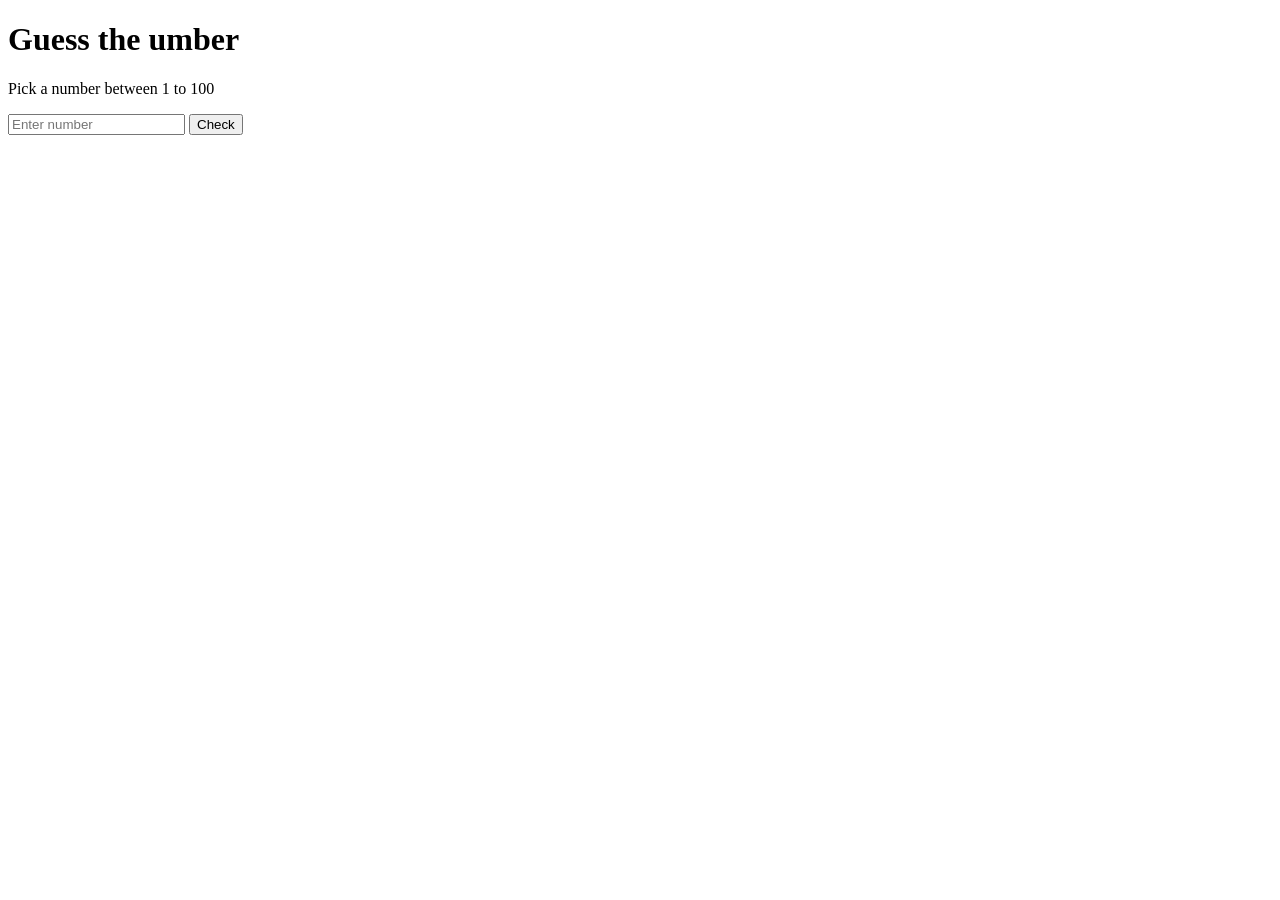
<file: number_guessing/index.html>
<!DOCTYPE html>
<html lang="en">
<head>
    <meta charset="UTF-8">
    <meta name="viewport" content="width=device-width, initial-scale=1.0">
    <title>Document</title>
</head>
<body>
    <h1>Guess the umber</h1>
    <p>Pick a number between 1 to 100</p>
    <div>
        <input type="number" id="userGuess" placeholder="Enter number">
    <button id="guessBtn">Check</button>
    </div>
    <div  id= "feedback"></div>
    <script src="scrept.js"></script>
</body>
</html>
</file>
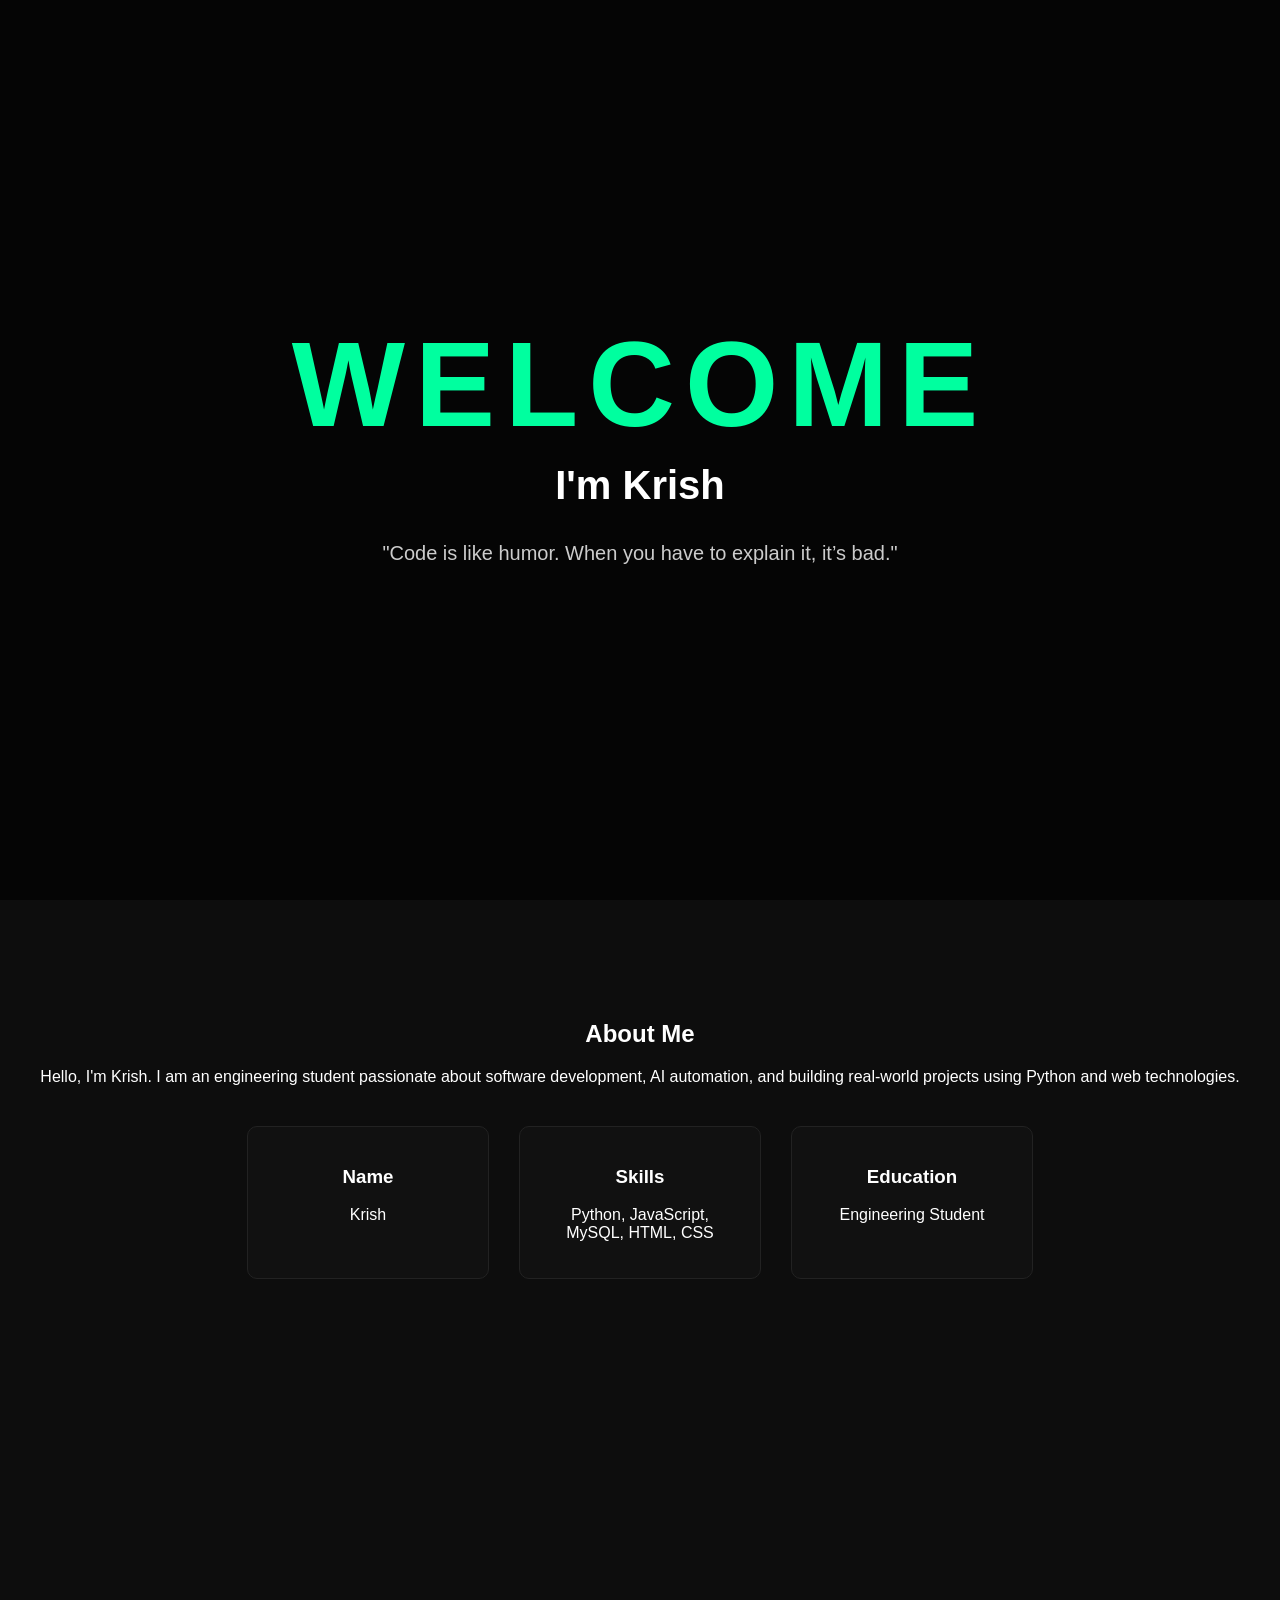
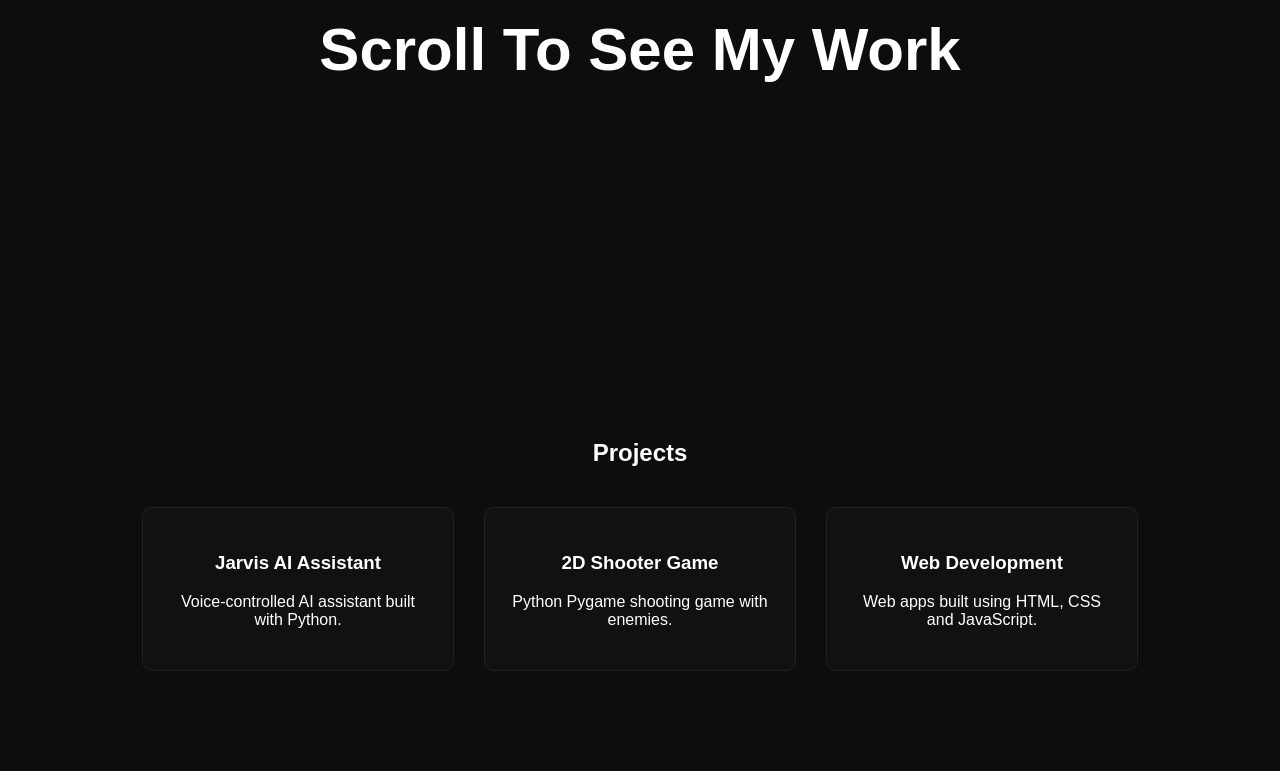
<file: profilepage/index.html>
<!DOCTYPE html>
<html>

<head>

<meta charset="UTF-8">
<title>Krish Portfolio</title>

<link rel="stylesheet" href="style.css">

</head>

<body>

<!-- HERO SECTION -->

<section class="hero">

<div class="hero-content">

<h1 class="welcome">WELCOME</h1>

<h2 class="name">I'm Krish</h2>

<p class="quote">
"Code is like humor. When you have to explain it, it’s bad."
</p>


</div>

</section>


<!-- ABOUT SECTION -->

<section id="about" class="section reveal">

<h2>About Me</h2>

<p>
Hello, I'm Krish. I am an engineering student passionate about
software development, AI automation, and building real-world
projects using Python and web technologies.
</p>

<div class="info">

<div class="box">
<h3>Name</h3>
<p>Krish</p>
</div>

<div class="box">
<h3>Skills</h3>
<p>Python, JavaScript, MySQL, HTML, CSS</p>
</div>

<div class="box">
<h3>Education</h3>
<p>Engineering Student</p>
</div>

</div>



</section>



<!-- PARALLAX SECTION -->

<section class="parallax">

<h1>Scroll To See My Work</h1>

</section>



<!-- PROJECT SECTION -->

<section id="projects" class="section reveal">

<h2>Projects</h2>

<div class="projects">

<div class="card">

<h3>Jarvis AI Assistant</h3>

<p>Voice-controlled AI assistant built with Python.</p>

</div>

<div class="card">

<h3>2D Shooter Game</h3>

<p>Python Pygame shooting game with enemies.</p>

</div>

<div class="card">

<h3>Web Development</h3>

<p>Web apps built using HTML, CSS and JavaScript.</p>

</div>

</div>

</section>



</body>
</html>
</file>
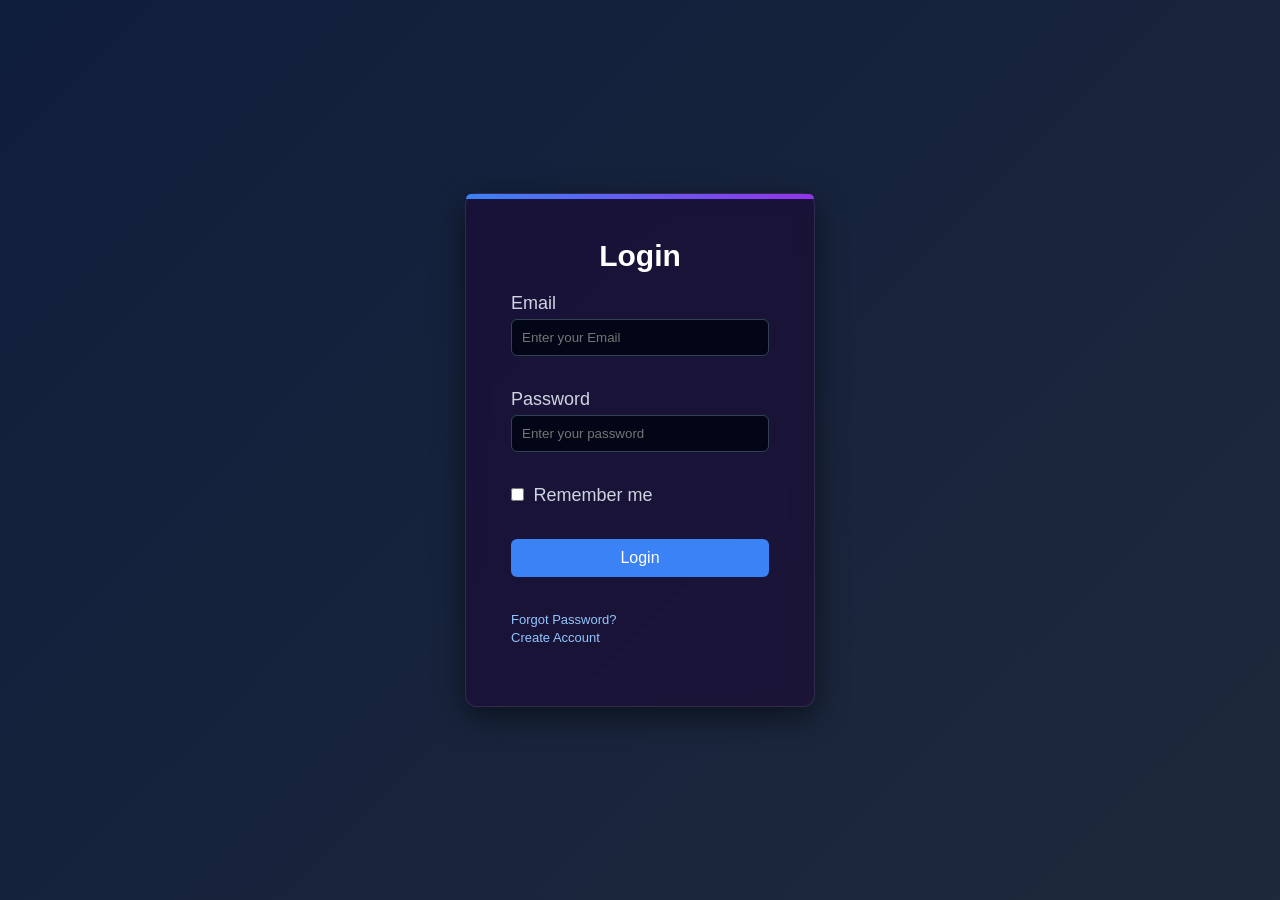
<file: login.html>
<!DOCTYPE html>
<html lang="en">
<head>
    <meta charset="UTF-8">
    <meta name="viewport" content="width=device-width, initial-scale=1.0">
    <link rel="stylesheet" href="style.css">
    <title>Login</title>
</head>
<body>

    <section>
        <h2>Login </h2>

        <form onsubmit="login(event)">
            
            
            <div>
                <label for="email">Email</label><br>
                <input 
                    type="email" 
                    id="email" 
                    name="email" 
                    placeholder="Enter your Email" 
                    required
                >
            </div>

            <br>

            
            <div>
                <label for="password">Password</label><br>
                <input 
                    type="password" 
                    id="password" 
                    name="password" 
                    placeholder="Enter your password" 
                    required
                >
            </div>

            <br>

            
            <div>
                <input type="checkbox" id="remember" name="remember">
                <label for="remember">Remember me</label>
            </div>

            <br>

        
            <div>
                <button type="submit">Login</button>
            </div>

            <br>

            <div>
                <a href="#">Forgot Password?</a><br>
                <a href="#">Create Account</a>
            </div>

        </form>
    </section>
    
</body>
</html>
</file>
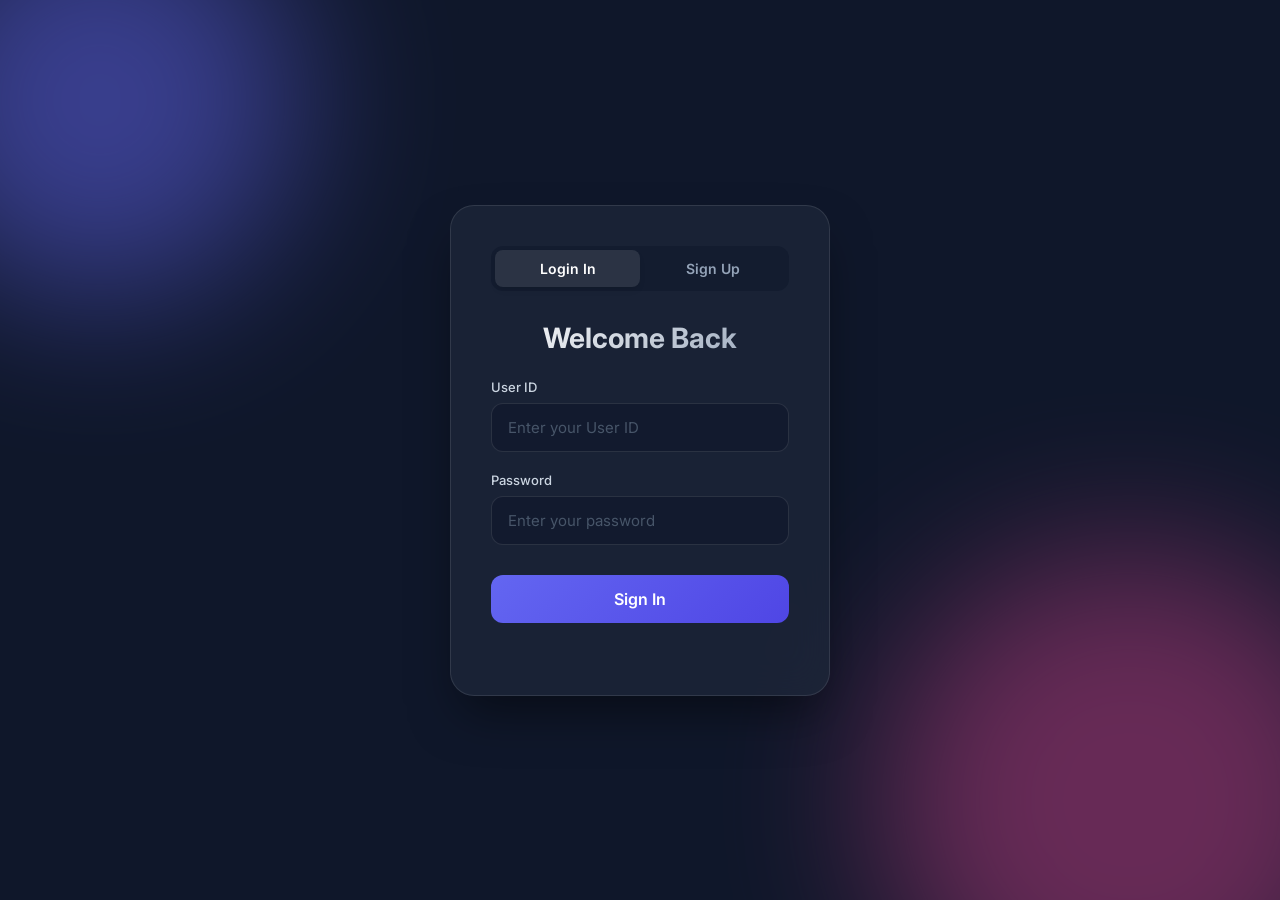
<file: todolist/login.html>
<!DOCTYPE html>
<html lang="en">
<head>
    <meta charset="UTF-8">
    <meta name="viewport" content="width=device-width, initial-scale=1.0">
    <title>Welcome - Login</title>
    <link href="https://fonts.googleapis.com/css2?family=Inter:wght@300;400;500;600;700&display=swap" rel="stylesheet">
    <link rel="stylesheet" href="login_style.css">
</head>
<body>
    <div class="background">
        <div class="shape shape-1"></div>
        <div class="shape shape-2"></div>
    </div>
    <div class="container">
        <div class="form-wrapper">
            <div class="tabs">
                <button class="tab-btn active" id="tabLogin" onclick="switchTab('login')">Login In</button>
                <button class="tab-btn" id="tabSignup" onclick="switchTab('signup')">Sign Up</button>
            </div>

            <form id="loginForm" class="form-content active" onsubmit="handleLogin(event)">
                <h2>Welcome Back</h2>
                <div class="input-group">
                    <label for="loginId">User ID</label>
                    <input type="text" id="loginId" required placeholder="Enter your User ID">
                </div>
                <div class="input-group">
                    <label for="loginPassword">Password</label>
                    <input type="password" id="loginPassword" required placeholder="Enter your password">
                </div>
                <button type="submit" class="submit-btn login-btn">Sign In</button>
                <p class="error-message" id="loginError"></p>
            </form>

            <form id="signupForm" class="form-content" onsubmit="handleSignup(event)">
                <h2>Create Account</h2>
                <div class="input-group">
                    <label for="signupId">Enter ID</label>
                    <input type="text" id="signupId" required placeholder="Create a User ID">
                </div>
                <div class="input-group">
                    <label for="signupPassword">Password</label>
                    <input type="password" id="signupPassword" required placeholder="Create a password">
                </div>
                <button type="submit" class="submit-btn signup-btn">Sign Up</button>
                <p class="error-message" id="signupError"></p>
                <p class="success-message" id="signupSuccess"></p>
            </form>
        </div>
    </div>
    <script src="login_script.js"></script>
</body>
</html>
</file>
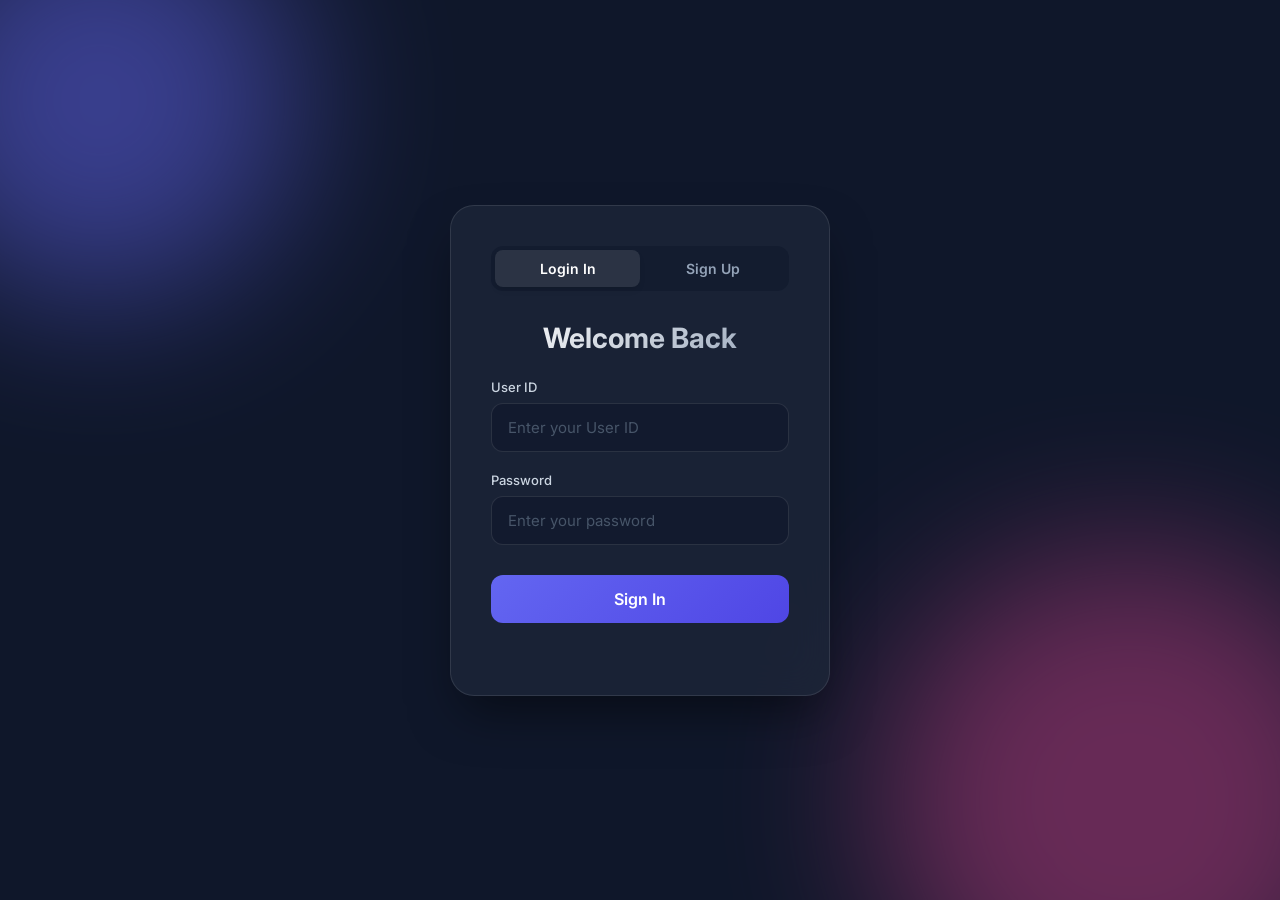
<file: todolist/todo.html>
<!DOCTYPE html>
<html lang="en">

<head>
    <meta charset="UTF-8">
    <meta name="viewport" content="width=device-width, initial-scale=1.0">
    <link href="https://fonts.googleapis.com/css2?family=Inter:wght@300;400;500;600;700&display=swap" rel="stylesheet">
    <link rel="stylesheet" href="style.css">
    <title>task manager</title>
</head>

<body>
    <div class="background">
        <div class="shape shape-1"></div>
        <div class="shape shape-2"></div>
    </div>
    <div class="todo-app">
        <div class="app-header">
            <h2>Task Manager <span id="userNameDisplay"></span></h2>
            <div class="header-buttons">
                <button id="themeToggle">Toggle Theme</button>
                <button id="logoutBtn" onclick="logout()">Logout</button>
            </div>
        </div>

        <div class="input-group">
            <input type="text" id="taskInput" placeholder="Enter task">
            <button id="addBtn">Add</button>
        </div>

        <div class="table-container">
            <table>
                <thead>
                    <tr>
                        <th>#</th>
                        <th>Task</th>
                        <th>Status</th>
                        <th>Priority</th>
                        <th>Delete</th>
                    </tr>
                </thead>
                <tbody id="taskTable"></tbody>
            </table>
        </div>
    </div>

    <script src="script.js" defer></script>
</body>

</html>
</file>
<file: profilepage/style.css>
body{

margin:0;
font-family:Arial;
background:#0d0d0d;
color:white;
scroll-behavior:smooth;

}


/* HERO SECTION */

.hero{

height:100vh;

background:url("https://png.pngtree.com/background/20230416/original/pngtree-website-technology-line-dark-background-picture-image_2443641.jpg")
center/cover no-repeat;

display:flex;
align-items:center;
justify-content:center;
text-align:center;

position:relative;

}


/* DARK OVERLAY */

.hero::before{

content:"";

position:absolute;

top:0;
left:0;

width:100%;
height:100%;

background:rgba(0,0,0,0.6);

}


.hero-content{

position:relative;
z-index:1;

}


/* BIG WELCOME */

.welcome{

font-size:clamp(40px, 10vw, 120px);
letter-spacing:clamp(2px, 1vw, 10px);

color:#00ff9f;

margin:0;

}


/* NAME */

.name{

font-size:clamp(20px, 5vw, 40px);
margin-top:10px;

}


/* QUOTE */

.quote{

font-size:clamp(14px, 2.5vw, 20px);
color:#ccc;

margin-top:20px;

max-width:600px;

margin-left:auto;
margin-right:auto;

}


/* BUTTON */





/* GENERAL SECTION */

.section{

padding:clamp(60px, 10vw, 100px) 20px;

text-align:center;

}


/* INFO BOXES */

.info{

display:flex;

justify-content:center;

gap:30px;

flex-wrap:wrap;

margin-top:40px;

}

.box{

background:#111;

padding:20px;
width:100%;
max-width:200px;

border-radius:10px;

border:1px solid #222;

}
.box:hover{

transform:translateY(-10px);

box-shadow:0 0 20px #35a8aa;

}


/* PROJECT CARDS */

.projects{

display:flex;

justify-content:center;

gap:30px;

flex-wrap:wrap;

margin-top:40px;

}

.card{

background:#111;

padding:25px;
width:100%;
max-width:260px;

border-radius:10px;

border:1px solid #222;

transition:0.4s;

}

.card:hover{

transform:translateY(-10px);

box-shadow:0 0 20px #43cbed;

}


/* PARALLAX SECTION */

.parallax{

height:60vh;

background:url("https://images.unsplash.com/photo-1555066931-4365d14bab8c")
center/cover no-repeat;

background-attachment:fixed;

display:flex;

align-items:center;

justify-content:center;

font-size:40px;

}


/* SCROLL ANIMATION */



/*tablet */
@media (max-width: 768px){

.hero{
padding:20px;
}

.quote{
max-width:90%;
}

.parallax{
font-size:28px;
height:40vh;
}

}
/*mobile */
@media (max-width: 480px){

.hero{
height:auto;
padding:60px 20px;
}

.welcome{
line-height:1.1;
}

.info{
gap:20px;
}

.projects{
gap:20px;
}

.parallax{
background-attachment:scroll; 
font-size:22px;
}

}
</file>
<file: style.css>
* {
    margin: 0;
    padding: 0;
    box-sizing: border-box;
}

body {
    font-family: 'Segoe UI', sans-serif;
    background: linear-gradient(135deg, #101e3d, #1e293b);
    color: #fff;
    height: 100vh;

    
    display: flex;
    justify-content: center;
    align-items: center;
}
section {
    background: #1f023572;
    padding: 45px;
    border-radius: 12px;
    width: 350px;

 
    backdrop-filter: blur(10px);
    border: 1px solid rgba(255,255,255,0.1);

    
    box-shadow: 0 10px 30px rgba(0,0,0,0.5);
}


h2 {
    text-align: center;
    margin-bottom: 20px;
    font-size: 30px;
}


form div {
    margin-bottom: 15px;
}


label {
    font-size: 18px;
    color: #cfd4e2;
}


input[type="email"],
input[type="password"] {
    width: 100%;
    padding: 10px;
    margin-top: 5px;

    border: 1px solid #334155;
    border-radius: 6px;

    background: #020617;
    color: white;

    outline: none;
    transition: 0.3s;
}


input:focus {
    border-color: #3b82f6;
    box-shadow: 0 0 5px #3b82f6;
}


input[type="checkbox"] {
    margin-right: 5px;
}


button {
    width: 100%;
    padding: 10px;

    border: none;
    border-radius: 6px;

    background: #3b82f6;
    color: white;
    font-size: 16px;
    cursor: pointer;

    transition: 0.3s;
}


button:hover {
    background: #054fef;
}

a {
    color: #93c5fd;
    text-decoration: none;
    font-size: 13px;
}

a:hover {
    text-decoration: underline;
}


section {
    position: relative;
}


section::before {
    content: "";
    position: absolute;
    top: 0;
    left: 0;

    width: 100%;
    height: 5px;
    background: linear-gradient(to right, #3b82f6, #9333ea);
    border-top-left-radius: 12px;
    border-top-right-radius: 12px;
}



@media (max-width: 400px) {
    section {
        width: 90%;
        padding: 25px;
    }

    h2 {
        font-size: 22px;
    }
}
</file>
<file: todolist/login_style.css>
* {
    margin: 0;
    padding: 0;
    box-sizing: border-box;
    font-family: 'Inter', sans-serif;
}

body {
    min-height: 100vh;
    display: flex;
    justify-content: center;
    align-items: center;
    background-color: #0f172a;
    overflow: hidden;
    position: relative;
    color: #f8fafc;
}

.background {
    position: absolute;
    width: 100vw;
    height: 100vh;
    z-index: 1;
    overflow: hidden;
}

.shape {
    position: absolute;
    border-radius: 50%;
    filter: blur(80px);
}

.shape-1 {
    width: 400px;
    height: 400px;
    background: #6366f1; /* Indigo */
    top: -100px;
    left: -100px;
    opacity: 0.5;
    animation: float 8s ease-in-out infinite alternate;
}

.shape-2 {
    width: 500px;
    height: 500px;
    background: #ec4899; /* Pink */
    bottom: -150px;
    right: -100px;
    opacity: 0.4;
    animation: float 10s ease-in-out infinite alternate-reverse;
}

@keyframes float {
    0% { transform: translateY(0) translateX(0); }
    100% { transform: translateY(30px) translateX(20px); }
}

.container {
    position: relative;
    z-index: 10;
    width: 100%;
    max-width: 420px;
    padding: 20px;
}

.form-wrapper {
    background: rgba(30, 41, 59, 0.7);
    backdrop-filter: blur(20px);
    -webkit-backdrop-filter: blur(20px);
    border: 1px solid rgba(255, 255, 255, 0.1);
    border-radius: 24px;
    padding: 40px;
    box-shadow: 0 25px 50px -12px rgba(0, 0, 0, 0.5);
    overflow: hidden;
}

.tabs {
    display: flex;
    width: 100%;
    margin-bottom: 30px;
    background: rgba(15, 23, 42, 0.5);
    border-radius: 12px;
    padding: 4px;
}

.tab-btn {
    flex: 1;
    padding: 10px 0;
    border: none;
    background: transparent;
    color: #94a3b8;
    font-size: 14px;
    font-weight: 600;
    cursor: pointer;
    border-radius: 8px;
    transition: all 0.3s ease;
}

.tab-btn.active {
    background: rgba(255, 255, 255, 0.1);
    color: #ffffff;
    box-shadow: 0 4px 6px -1px rgba(0, 0, 0, 0.1);
}

.form-content {
    display: none;
    animation: fadeIn 0.4s ease forwards;
}

.form-content.active {
    display: block;
}

@keyframes fadeIn {
    from { opacity: 0; transform: translateY(10px); }
    to { opacity: 1; transform: translateY(0); }
}

h2 {
    font-size: 28px;
    font-weight: 700;
    margin-bottom: 24px;
    text-align: center;
    background: linear-gradient(135deg, #fff, #94a3b8);
    -webkit-background-clip: text;
    -webkit-text-fill-color: transparent;
}

.input-group {
    margin-bottom: 20px;
}

.input-group label {
    display: block;
    margin-bottom: 8px;
    font-size: 13px;
    color: #cbd5e1;
    font-weight: 500;
}

.input-group input {
    width: 100%;
    padding: 14px 16px;
    background: rgba(15, 23, 42, 0.6);
    border: 1px solid rgba(255, 255, 255, 0.1);
    border-radius: 12px;
    color: #ffffff;
    font-size: 15px;
    outline: none;
    transition: all 0.3s ease;
}

.input-group input::placeholder {
    color: #475569;
}

.input-group input:focus {
    border-color: #6366f1;
    box-shadow: 0 0 0 4px rgba(99, 102, 241, 0.15);
}

.submit-btn {
    width: 100%;
    padding: 14px;
    border: none;
    border-radius: 12px;
    font-size: 16px;
    font-weight: 600;
    color: #ffffff;
    cursor: pointer;
    transition: all 0.3s ease;
    margin-top: 10px;
}

.login-btn {
    background: linear-gradient(135deg, #6366f1, #4f46e5);
}

.signup-btn {
    background: linear-gradient(135deg, #ec4899, #d946ef);
}

.submit-btn:hover {
    transform: translateY(-2px);
    box-shadow: 0 10px 15px -3px rgba(0, 0, 0, 0.3);
}

.submit-btn:active {
    transform: translateY(0);
}

.error-message {
    color: #f87171;
    font-size: 13px;
    margin-top: 12px;
    text-align: center;
    min-height: 20px;
}

.success-message {
    color: #4ade80;
    font-size: 13px;
    margin-top: 12px;
    text-align: center;
    min-height: 20px;
}
</file>
<file: todolist/style.css>
* {
    margin: 0;
    padding: 0;
    box-sizing: border-box;
    font-family: 'Inter', sans-serif;
}

body {
    min-height: 100vh;
    display: flex;
    justify-content: center;
    align-items: flex-start;
    padding-top: 40px;
    background-color: #0f172a;
    overflow-x: hidden;
    position: relative;
    color: #f8fafc;
}

/* Background Animations */
.background {
    position: fixed;
    width: 100vw;
    height: 100vh;
    top: 0;
    left: 0;
    z-index: 1;
    overflow: hidden;
}
.shape {
    position: absolute;
    border-radius: 50%;
    filter: blur(80px);
}
.shape-1 {
    width: 400px;
    height: 400px;
    background: #6366f1;
    top: -100px;
    left: -100px;
    opacity: 0.5;
    animation: float 8s ease-in-out infinite alternate;
}
.shape-2 {
    width: 500px;
    height: 500px;
    background: #ec4899;
    bottom: -150px;
    right: -100px;
    opacity: 0.4;
    animation: float 10s ease-in-out infinite alternate-reverse;
}
@keyframes float {
    0% { transform: translateY(0) translateX(0); }
    100% { transform: translateY(30px) translateX(20px); }
}

/* App Container */
.todo-app {
    position: relative;
    z-index: 10;
    width: 100%;
    max-width: 800px;
    background: rgba(30, 41, 59, 0.7);
    backdrop-filter: blur(20px);
    -webkit-backdrop-filter: blur(20px);
    border: 1px solid rgba(255, 255, 255, 0.1);
    border-radius: 24px;
    padding: 40px;
    box-shadow: 0 25px 50px -12px rgba(0, 0, 0, 0.5);
    margin: 20px;
}

.app-header {
    display: flex;
    justify-content: space-between;
    align-items: center;
    margin-bottom: 30px;
}
.app-header h2 {
    font-size: 28px;
    font-weight: 700;
    background: linear-gradient(135deg, #fff, #94a3b8);
    -webkit-background-clip: text;
    background-clip: text;
    -webkit-text-fill-color: transparent;
}
#userNameDisplay {
    font-size: 16px;
    font-weight: 400;
    -webkit-text-fill-color: #a5b4fc;
    margin-left: 8px;
}

.header-buttons {
    display: flex;
    gap: 12px;
}

button {
    padding: 10px 16px;
    border: none;
    border-radius: 10px;
    font-size: 14px;
    font-weight: 600;
    color: #ffffff;
    cursor: pointer;
    transition: all 0.3s ease;
}
button:hover {
    transform: translateY(-2px);
    box-shadow: 0 4px 6px -1px rgba(0, 0, 0, 0.2);
}

#themeToggle { background: #f59e0b; }
#themeToggle:hover { background: #d97706; }
#logoutBtn { background: #ef4444; }
#logoutBtn:hover { background: #dc2626; }
#addBtn { background: linear-gradient(135deg, #6366f1, #4f46e5); padding: 14px 24px; }

.input-group {
    display: flex;
    gap: 10px;
    margin-bottom: 30px;
}

input {
    flex: 1;
    padding: 14px 16px;
    background: rgba(15, 23, 42, 0.6);
    border: 1px solid rgba(255, 255, 255, 0.1);
    border-radius: 12px;
    color: #ffffff;
    font-size: 15px;
    outline: none;
    transition: all 0.3s ease;
}
input::placeholder { color: #475569; }
input:focus {
    border-color: #6366f1;
    box-shadow: 0 0 0 4px rgba(99, 102, 241, 0.15);
}

/* Table Flat Layout */
.table-container {
    width: 100%;
    margin-top: 10px;
    border-radius: 12px;
    overflow: hidden;
    box-shadow: 0 4px 6px -1px rgba(0, 0, 0, 0.1);
    background: rgba(15, 23, 42, 0.4);
    backdrop-filter: blur(10px);
    border: 1px solid rgba(255, 255, 255, 0.05);
}
table {
    width: 100%;
    border-collapse: collapse;
}
th {
    text-align: center;
    padding: 24px 15px;
    font-weight: 600;
    font-size: 14px;
    text-transform: uppercase;
    letter-spacing: 0.5px;
    color: #94a3b8;
    background: rgba(15, 23, 42, 0.8) !important;
    border-bottom: 1px solid rgba(255, 255, 255, 0.05);
}
tr {
    transition: all 0.3s ease;
    border-bottom: 1px solid rgba(255, 255, 255, 0.05);
}
tr:last-child {
    border-bottom: none;
}
td {
    padding: 16px 15px;
    text-align: center;
}
tr:hover {
    background: rgba(15, 23, 42, 0.7) !important;
}

.deleteBtn {
    background: rgba(239, 68, 68, 0.2);
    color: #f87171;
    padding: 8px 12px;
}
.deleteBtn:hover {
    background: #ef4444;
    color: white;
}

.status {
    display: flex;
    align-items: center;
    justify-content: center;
    gap: 10px;
}

input[type="checkbox"] {
    width: auto;
    accent-color: #6366f1;
    width: 18px;
    height: 18px;
    cursor: pointer;
}

.done { color: #4ade80; font-weight: 600; }
.pending { color: #fbbf24; font-weight: 600; }

select {
    padding: 8px 12px;
    border-radius: 8px;
    background: rgba(15, 23, 42, 0.8);
    color: white;
    border: 1px solid rgba(255, 255, 255, 0.1);
    outline: none;
    cursor: pointer;
}
select:focus { border-color: #6366f1; }

/* Light Theme Overrides */
body.light-theme {
    background: #f8fafc;
    color: #0f172a;
}
body.light-theme .todo-app {
    background: rgba(255, 255, 255, 0.7);
    border-color: rgba(255, 255, 255, 0.5);
}
body.light-theme .app-header h2 {
    background: linear-gradient(135deg, #0f172a, #475569);
    -webkit-background-clip: text;
    background-clip: text;
}
body.light-theme input[type="text"] {
    background: rgba(255, 255, 255, 0.8);
    color: #0f172a;
    border-color: #cbd5e1;
}
body.light-theme input[type="text"]:focus { border-color: #6366f1; }
body.light-theme .table-container {
    background: rgba(255, 255, 255, 0.7);
    border-color: rgba(0,0,0,0.05);
    box-shadow: 0 4px 6px -1px rgba(0, 0, 0, 0.05);
}
body.light-theme tr { background: transparent !important; box-shadow: none; border-bottom: 1px solid #cbd5e1; }
body.light-theme tr:last-child { border-bottom: none; }
body.light-theme tr:hover { background: rgba(255, 255, 255, 0.9) !important; }
body.light-theme td { border: none; }
body.light-theme th { color: #475569; background: #e2e8f0 !important; border-bottom: 1px solid #cbd5e1; }
body.light-theme select { background: #ffffff; color: #0f172a; border-color: #cbd5e1; }
body.light-theme .shape-1 { background: #818cf8; opacity: 0.3; }
body.light-theme .shape-2 { background: #f472b6; opacity: 0.2; }
</file>
